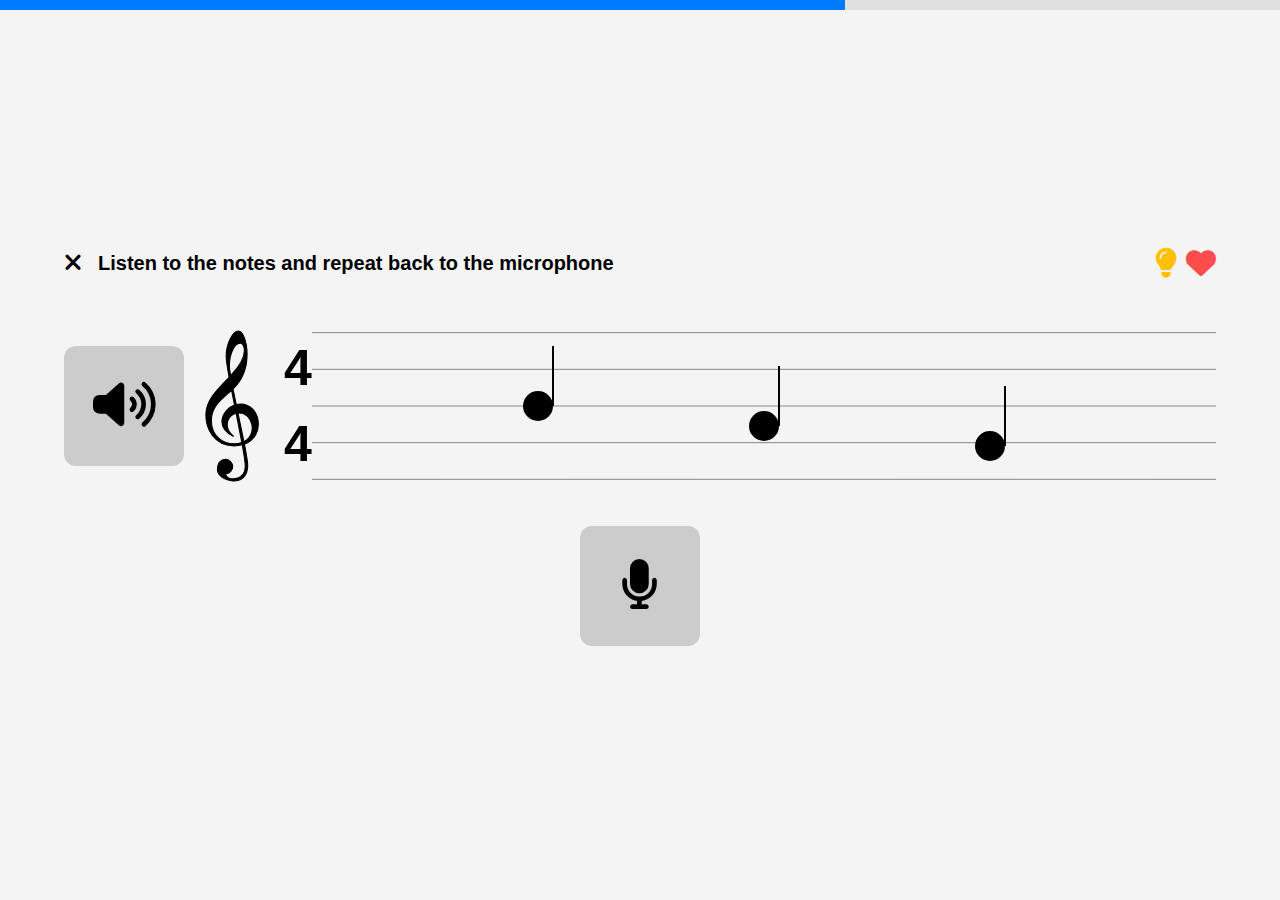
<file: Index.html>
<!DOCTYPE html>
<html>
<head>
    <link rel="stylesheet" href="https://cdnjs.cloudflare.com/ajax/libs/font-awesome/6.5.0/css/all.min.css">

    <title>Note Detection</title>
    <style>
        body {
            font-family: Arial, sans-serif;
            text-align: center;
            margin: 0;
            padding: 0;
            display: flex;
            flex-direction: column;
            justify-content: center;
            align-items: center;
            height: 100vh;
            background-color: #f4f4f4;
        }
        .container {
            display: flex;
            flex-direction: column;
            align-items: center;
            padding: 10px;
            width:90%
        }
        .controls {
            margin-bottom: 20px;
        }
        #chartContainer {
            width: 100%;
            height: 220px;  /* Increased from 100px */
            position: relative;
            /* border: 1px solid black; */
        }
        canvas {
            position: absolute;
            top: 0;
            left: 0;
            width: 100%;
            height: 100%;
        }
        .info {
            display: flex;
            justify-content: space-between;
            width: 100vw;
            max-width: 650px;
            margin-top: 10px;
        }
        .info p {
            font-size: 16px;
            margin: 0;
        }
        /* #startButton {
            padding: 10px 20px;
            font-size: 18px;
            cursor: pointer;
            background-color: #4CAF50;
            color: white;
            border: none;
            border-radius: 5px;
        } */

        .mic-button {
            background-color: #ccc;
            height:120px;
            width: 120px;
            color: black;
            border: none;
            padding: 20px 24px;  /* Increased padding */
            border-radius: 12px;
            cursor: pointer;
            font-size: 50px;  /* Bigger icon size */
            transition: background-color 0.3s ease;
        }

        .mic-button:hover {
            background-color: #bbb;
        }

        .mic-button i {
            pointer-events: none;
        }

        /* Responsive design for mobile */
        @media (max-width: 650px) {
            .container {
                padding: 10px;
            }
            .info {
                flex-direction: column;
                align-items: center;
                text-align: center;
            }
            #chartContainer {
                height: 100px;
            }
            #startButton {
                font-size: 16px;
                width: 100%;
                margin-top: 20px;
            }
        }

        .top-bar {
            width: 100%;
            height: 10px;
            background-color: #e0e0e0; /* light grey background */
            position: fixed;
            top: 0;
            left: 0;
            z-index: 1000;
        }

        h1{
            font-size:20px;
        }

        h2{
            font-size:50px;
            margin:0;
        }

        .top-bar-fill {
            width: 66%;
            height: 100%;
            background-color: #007bff; /* bootstrap blue */
        }

        .page-title {
            font-size: 24px;
            font-weight: bold;
            display: flex;
            justify-content: space-between;
            align-items: center;
            gap: 12px;
            margin-top: 4px;      /* Reduced from default */
            margin-bottom: 8px;   /* Add some margin if needed */
            width: 100%;
        }

        .x-icon {
            color: #000; /* or whatever color you prefer */
        }

        .icons {
            display: flex;
            gap: 8px;
        }

        .icons .fa-heart {
            color: #ff4d4d;
        }

        .icons .fa-lightbulb {
            color: #ffc107;
        }
    </style>
</head>
<body>
    <div class="container">
        <div class="top-bar">
            <div class="top-bar-fill"></div>
        </div>

        <div class="page-title">
            <div style = "display:flex; align-items: center; gap:16px;">
                <i class="fas fa-times x-icon"></i>
                <h1>Listen to the notes and repeat back to the microphone</h1>
            </div>
            <div style = "display:flex; align-items: center;">
                <span class="icons" style = "font-size:30px">
                
                <i class="fas fa-lightbulb"></i>
                <i class="fas fa-heart"></i>
                </span>
            </div>
        </div>
        <div style = "display:flex; width:100%; align-items:center;">
            <div class="soundControl">
                <button id="soundButton" class="mic-button">
                    <i class="fas fa-volume-up"></i>
                </button>
            </div>
            <img src="static/rickvanderzwet_Treble_clef_1.svg" alt="Treble Clef" width="100" height="200">
            <div>
                <h2>4</h2><br>
                <h2>4</h2>
            </div>
            <div id="chartContainer">
                <canvas id="noteChart"></canvas>
            </div>
        </div>

        <div class="info">
            <p style = "display:none;">Detected Frequency: <span id="frequency">0</span> Hz</p>
            <p style = "display:none;">Detected Note: <span id="note">None</span></p>
        </div>

        <div class="controls">
            <button id="startButton" class="mic-button">
              <i class="fas fa-microphone"></i>
            </button>
        </div>

        
    </div>

    <script>
        const startButton = document.getElementById('startButton');
        const frequencyDisplay = document.getElementById('frequency');
        const noteDisplay = document.getElementById('note');
        const canvas = document.getElementById('noteChart');
        const ctx = canvas.getContext('2d');

        let audioContext;
        let analyser;
        let microphone;
        let bufferLength;
        let dataArray;
        let isDetecting = false;

        let smoothedFrequency = 0;
        const SMOOTHING_FACTOR = 0.2;
        const MIN_FREQ = 293.66;
        const MAX_FREQ = 783.99;

        let frequencies = new Array(100).fill(0); // Stores past frequency values for the chart
        const frequencyToNoteMap = new Map([
                    ["D4", 10],  // C4 is approximately 261.63 Hz
                    ["D#4", 10], // C#4 is approxima
                    ["E4", 9], // C#4 is approxima
                    ["F4", 8], // C#4 is approxima
                    ["F#4", 8], // C#4 is approxima
                    ["G4", 7], // C#4 is approxima
                    ["G#4", 7], // C#4 is approxima
                    ["A4", 6], // C#4 is approxima
                    ["A#4", 6], // C#4 is approxima
                    ["B4", 5], // C#4 is approxima
                    ["C5", 4], // C#4 is approxima
                    ["C#5", 4], // C#4 is approxima
                    ["D", 3], // C#4 is approxima
                    ["D#5", 3], // C#4 is approxima
                    ["E5", 2], // C#4 is approxima
                    ["F5", 1], // C#4 is approxima
                    ["F#5", 1], // C#4 is approxima
                    ["G5", 0], // C#4 is approxima
            ])
        let notes = [ 5,6,7 ]
        let notesXY = []

        let currentX = 0; // Track the X position of the line
        let path = []; // Array to store the positions of the points

        clear()
        defineNotes(notes)
        drawNotes()

        startButton.addEventListener('click', async () => {
            if (!isDetecting) {
                path = []; // Array to store the positions of the points
                // startButton.innerHTML = "3"; // Start with 3
                startButton.style.background = '#ccc'; // Set background to default color
                clear()
                defineNotes(notes)
                drawNotes()
                let countdown = 1;
                const countdownInterval = setInterval(async() => {
                    startButton.innerHTML = countdown;
                    countdown++;

                    if(countdown % 2 == 0){
                        console.log("here")
                        startButton.style.background = "#FFBABA"
                    }
                    else{
                        startButton.style.background = "#CCC"
                    }
                    if (countdown > 6) {
                        clearInterval(countdownInterval); // Stop the countdown
                        startButton.innerHTML = `<i class="fas fa-microphone"></i>`; // Show microphone icon
                        startButton.style.background = '#BFD5FF'; // Change background to green
                        isDetecting = true;
                        await startNoteDetection();
                    }
                }, 1000); // Update every second

            } else {
                stopNoteDetection();
                startButton.style.background = '#ccc';                
                startButton.innerHTML = `<i class="fas fa-microphone"></i>`; // Show microphone icon again
                isDetecting = false;
                frequencyDisplay.textContent = '0';
                noteDisplay.textContent = 'None';
                frequencies.fill(0);
                path = []; // Array to store the positions of the points
                clear(); // Clear the chart
            }
        });


        async function startNoteDetection() {
            try {
                audioContext = new (window.AudioContext || window.webkitAudioContext)();
                const stream = await navigator.mediaDevices.getUserMedia({ audio: true });
                microphone = audioContext.createMediaStreamSource(stream);
                analyser = audioContext.createAnalyser();
                analyser.fftSize = 2048;
                bufferLength = analyser.frequencyBinCount;
                dataArray = new Uint8Array(bufferLength);
                microphone.connect(analyser);
                
                detectNote();
            } catch (err) {
                console.error("Error accessing audio:", err);
            }
        }

        function stopNoteDetection() {
            if (microphone) {
                microphone.disconnect();
            }
            if (audioContext && audioContext.state === 'running') {
                audioContext.close();
            }
        }

        function detectNote() {
            if (!isDetecting) return;

            analyser.getByteFrequencyData(dataArray);
           
            let maxIndex = 0;
            for (let i = 1; i < bufferLength; i++) {
                if (dataArray[i] > dataArray[maxIndex]) {
                    maxIndex = i;
                }
                
            }
            const sampleRate = audioContext.sampleRate;
            let frequency = maxIndex * sampleRate / analyser.fftSize;
            if(frequency <MIN_FREQ){
                frequency = MIN_FREQ+1;
            }
            if (frequency > MIN_FREQ) {
                // Apply smoothing
                smoothedFrequency = smoothedFrequency * (1 - SMOOTHING_FACTOR) + frequency * SMOOTHING_FACTOR;

                frequencyDisplay.textContent = smoothedFrequency.toFixed(2);
                noteDisplay.textContent = frequencyToNote(smoothedFrequency);

                // Update chart data
                frequencies.push(smoothedFrequency);
                if (frequencies.length > 100) {
                    frequencies.shift(); // Keep only the last 100 values
                }
                if(isDetecting == true){
                    drawChart();
                }
            }
            requestAnimationFrame(detectNote);
        }

        function frequencyToNote(frequency) {
            const noteNames = ["C", "C#", "D", "D#", "E", "F", "F#", "G", "G#", "A", "A#", "B"];
            const A4 = 440;
            const semitone = 12;
            const noteNumber = Math.round(69 + semitone * Math.log2(frequency / A4));
            const octave = Math.floor(noteNumber / 12) - 1;
            const note = noteNames[noteNumber % 12];
            return `${note}${octave}`;
        }



        function drawChart() {
            if (!isDetecting) return;

            // Only clear if currentX hasn't reached the end
            if (currentX < canvas.width) {
                clear();  // Clear the canvas only when still drawing
            }

            let place = 0;
            for (let [noteName, noteplace] of frequencyToNoteMap) {
                if (noteName === frequencyToNote(smoothedFrequency)) {
                    place = noteplace;
                }
            }

            let y = (canvas.height / 11 * place) + canvas.height / 22;
            
            path.push({ x: currentX, y: y });

            // Draw the path so far
            ctx.beginPath();
            ctx.strokeStyle = 'red';
            ctx.lineWidth = 3;
            for (let i = 0; i < path.length - 1; i++) {
                ctx.moveTo(path[i].x, path[i].y);
                ctx.lineTo(path[i + 1].x, path[i + 1].y);
            }
            ctx.stroke();

            // Draw notes
            drawNotes();

            // Mark hits
            for (let j = 0; j < notesXY.length; j++) {
                let targetX = notesXY[j][0];
                let targetY = notesXY[j][1];
                if (targetX + 5 > currentX && currentX > targetX - 5) {
                    if (targetY + 10 > y && y > targetY - 10) {
                        console.log("hit");
                        notesXY[j][2] = 1; // Mark as hit
                    }
                }
            }

             // Draw the current point (red dot)
            // ctx.beginPath();
            // ctx.arc(currentX, y, 15, 0, 2 * Math.PI); // Draw a circle with a radius of 8.33 px
            // ctx.fillStyle = "red";
            // ctx.fill();

            // Move the X position forward only if still scrolling
            if (currentX < canvas.width) {
                currentX += 1; // You can adjust this speed
            }
            else{
                stopNoteDetection()
                startButton.style.background = '#ccc'; // Set background to default color
            }
        }

        function defineNotes(listOfYs) {
            const radius = 15;
            const width = canvas.width;
            const spacing = width / (listOfYs.length + 1); // Spacing between notes
            let note_y = 0;

            notesXY = []; // Reset the notesXY array

            listOfYs.forEach((y, i) => {
                const x = spacing * (i + 1); // X position for each note
                
                // Y position calculation
                if (y > 5) {
                    note_y = (canvas.height / 11 * y) + canvas.height / 22;
                } else {
                    note_y = (canvas.height / 11 * y) + canvas.height / 22;
                }

                // Initialize notesXY with x, y, and hit state (0 means not hit)
                notesXY.push([x, note_y, 0]); 
            });
        }

        function drawNotes() {
            const radius = 15; // radius for the note head
            const stemLength = 60; // length of the stem
            const width = canvas.width;
            const spacing = width / (notesXY.length + 1);
            
            notesXY.forEach((note, i) => {
                const x = spacing * (i + 1); // X-coordinate of the note
                const y = note[1]; // Y-coordinate of the note head
                const hit = note[2];  // Whether the note is hit (for coloring)
                
                // Set the fill color based on whether the note is hit
                ctx.fillStyle = hit === 1 ? "green" : "black";
                
                // Draw the note head (ellipse)
                ctx.beginPath();
                ctx.ellipse(x, y, radius, radius, 0, 0, Math.PI * 2); // Draw the ellipse for the note head
                ctx.fill();
                
                // Draw the stem
                ctx.beginPath();
                ctx.moveTo(x+radius, y);  // Start the stem from the bottom of the note head
                ctx.lineTo(x+radius, y - stemLength); // Extend the stem downward
                ctx.strokeStyle = hit === 1 ? "green" : "black";
                ctx.lineWidth = 2; // Stem width
                ctx.stroke();
            });
        }



        function clear() {
          
            canvas.width = canvas.clientWidth; // Adjust to container size
            canvas.height = canvas.clientHeight;
            ctx.clearRect(0, 0, canvas.width, canvas.height);
            drawNotes(notes)
            // Draw staff lines
            ctx.strokeStyle = "#888";
            ctx.lineWidth = 1;
            for (let i = 1; i <= 5; i++) {
                let y = (canvas.height / 6) * i;
                ctx.beginPath();
                ctx.moveTo(0, y);
                ctx.lineTo(canvas.width, y);
                ctx.stroke();
            }
            
            
        }

        // const notesX = [100, 200, 300]; // example values
        const threshold = 2; // pixels of tolerance
        const sound1 = new Audio("static/firstnote-B.m4a");
        const sound2 = new Audio("static/secondnote-A.m4a");
        const sound3 = new Audio("static/thirdnote-G.m4a");
        let hasPlayedAtX = {}; // to avoid playing the same note repeatedly
        let animationId = null;
        let lineX = 0;

        function drawMovingLine() {
            ctx.clearRect(0, 0, canvas.width, canvas.height); // Clear the canvas
            clear();

            // Draw vertical blue line
            ctx.strokeStyle = "blue";
            ctx.lineWidth = 2;
            ctx.beginPath();
            ctx.moveTo(lineX, 0);
            ctx.lineTo(lineX, canvas.height);
            ctx.stroke();

            // 🔊 Check for hit
            notesXY.forEach(x => {
                if (Math.abs(lineX - x[0]+30) < threshold && !hasPlayedAtX[x[0]]) {
                    if(x == notesXY[0]){
                        sound1.paused; // reset sound to start
                        sound2.paused; // reset sound to start
                        sound3.paused; // reset sound to start
                        setTimeout(() => {
                            sound1.play();
                        }, 200); // Delay in milliseconds
                        hasPlayedAtX[x[0]] = true;
                    }
                    if(x == notesXY[1]){
                        sound1.paused; // reset sound to start
                        sound2.paused; // reset sound to start
                        sound3.paused; // reset sound to start
                        setTimeout(() => {
                            sound2.play();
                        }, 200); // Delay in milliseconds
                        hasPlayedAtX[x[0]] = true;
                    }
                    if(x == notesXY[2]){
                        sound1.paused; // reset sound to start
                        sound2.paused; // reset sound to start
                        sound3.paused; // reset sound to start
                        setTimeout(() => {
                            sound3.play();
                        }, 200); // Delay in milliseconds
                        hasPlayedAtX[x[0]] = true;
                    }
                }
                   
            });

            // Move line to the right
            lineX += 2;

            // Wrap around if it reaches the end
            if (lineX > canvas.width) {
                clear();
                // lineX = 0;
                // hasPlayedAtX = {}; // reset for a new loop
            }

            // Keep animating
            animationId = requestAnimationFrame(drawMovingLine);
        }

        document.getElementById("soundButton").addEventListener("click", () => {
            if (animationId === null) {
                drawMovingLine(); // Start animation
            }
        });
    </script>
</body>
</html>
</file>
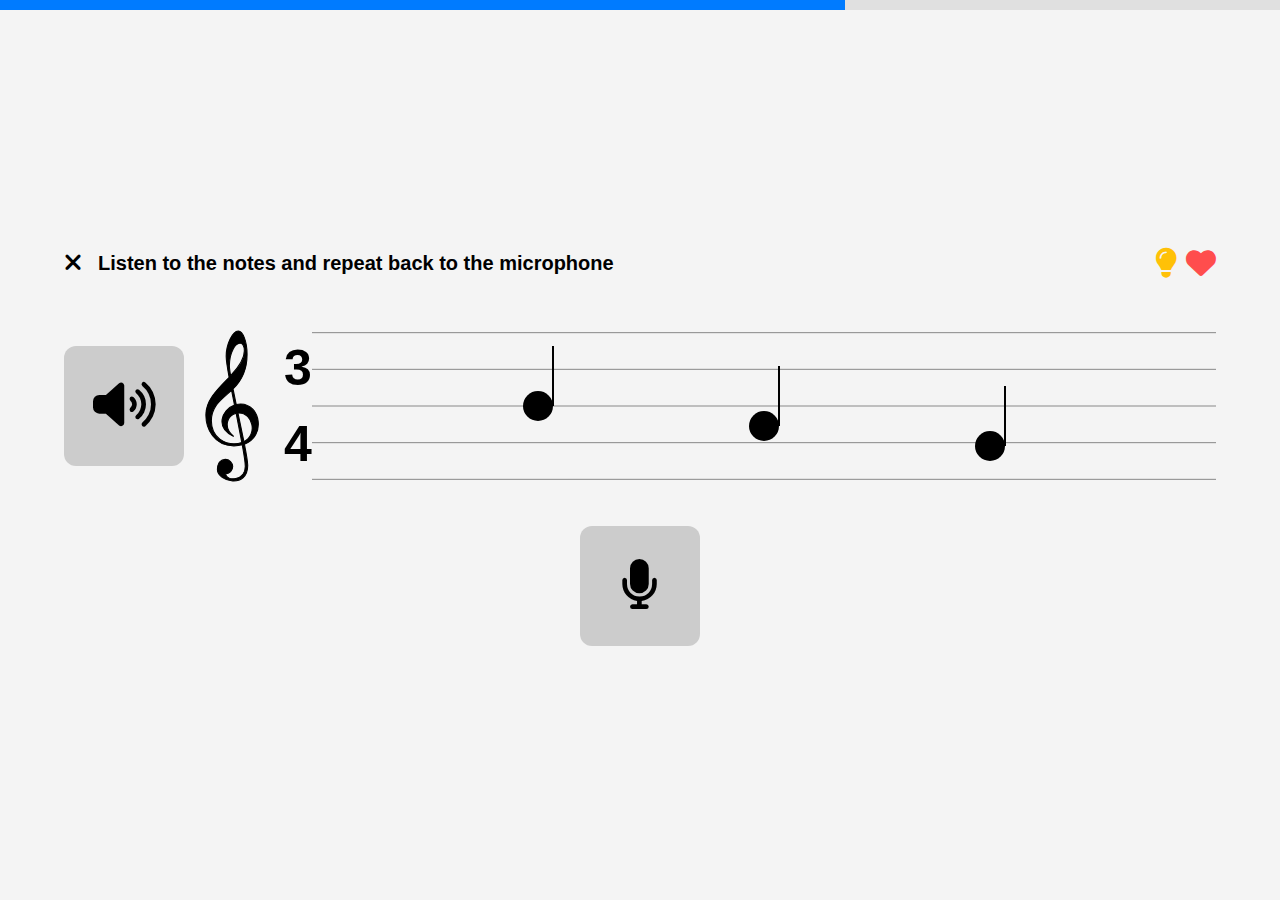
<file: Audio.html>
<!DOCTYPE html>
<html>
<head>
    <link rel="stylesheet" href="https://cdnjs.cloudflare.com/ajax/libs/font-awesome/6.5.0/css/all.min.css">
    <link rel="stylesheet" href="static/Audio.css">
    <title>Note Detection</title>
</head>
<body>
    <div class="container">
        <div class="top-bar">
            <div class="top-bar-fill"></div>
        </div>

        <div class="page-title">
            <div style="display:flex; align-items: center; gap:16px;">
                <i class="fas fa-times x-icon"></i>
                <h1>Listen to the notes and repeat back to the microphone</h1>
            </div>
            <div style="display:flex; align-items: center;">
                <span class="icons" style="font-size:30px">
                    <i class="fas fa-lightbulb"></i>
                    <i class="fas fa-heart"></i>
                </span>
            </div>
        </div>

        <div style="display:flex; width:100%; align-items:center;">
            <div class="soundControl">
                <button id="soundButton" class="mic-button">
                    <i class="fas fa-volume-up"></i>
                </button>
            </div>
            <img src="static/rickvanderzwet_Treble_clef_1.svg" alt="Treble Clef" width="100" height="200">
            <div>
                <h2>3</h2><br>
                <h2>4</h2>
            </div>
            <div id="chartContainer">
                <canvas id="noteChart"></canvas>
            </div>
        </div>

        <div class="info">
            <p style="display:none;">Detected Frequency: <span id="frequency">0</span> Hz</p>
            <p style="display:none;">Detected Note: <span id="note">None</span></p>
        </div>

        <div class="controls">
            <button id="startButton" class="mic-button">
                <i class="fas fa-microphone"></i>
            </button>
        </div>
    </div>

    <script src="static/Audio.js"></script>
</body>
</html>
</file>
<file: static/Audio.css>
body {
    font-family: Arial, sans-serif;
    text-align: center;
    margin: 0;
    padding: 0;
    display: flex;
    flex-direction: column;
    justify-content: center;
    align-items: center;
    height: 100vh;
    background-color: #f4f4f4;
}
.container {
    display: flex;
    flex-direction: column;
    align-items: center;
    padding: 10px;
    width: 90%;
}
.controls {
    margin-bottom: 20px;
}
#chartContainer {
    width: 100%;
    height: 220px;
    position: relative;
}
canvas {
    position: absolute;
    top: 0;
    left: 0;
    width: 100%;
    height: 100%;
}
.info {
    display: flex;
    justify-content: space-between;
    width: 100vw;
    max-width: 650px;
    margin-top: 10px;
}
.info p {
    font-size: 16px;
    margin: 0;
}
.mic-button {
    background-color: #ccc;
    height: 120px;
    width: 120px;
    color: black;
    border: none;
    padding: 20px 24px;
    border-radius: 12px;
    cursor: pointer;
    font-size: 50px;
    /* transition: background-color 0.3s ease; */
}
.mic-button:hover {
    background-color: #bbb;
}
.mic-button i {
    pointer-events: none;
}
@media (max-width: 650px) {
    .container {
        padding: 10px;
    }
    .info {
        flex-direction: column;
        align-items: center;
        text-align: center;
    }
    #chartContainer {
        height: 100px;
    }
    #startButton {
        font-size: 16px;
        width: 100%;
        margin-top: 20px;
    }
}
.top-bar {
    width: 100%;
    height: 10px;
    background-color: #e0e0e0;
    position: fixed;
    top: 0;
    left: 0;
    z-index: 1000;
}
h1 {
    font-size: 20px;
}
h2 {
    font-size: 50px;
    margin: 0;
}
.top-bar-fill {
    width: 66%;
    height: 100%;
    background-color: #007bff;
}
.page-title {
    font-size: 24px;
    font-weight: bold;
    display: flex;
    justify-content: space-between;
    align-items: center;
    gap: 12px;
    margin-top: 4px;
    margin-bottom: 8px;
    width: 100%;
}
.x-icon {
    color: #000;
}
.icons {
    display: flex;
    gap: 8px;
}
.icons .fa-heart {
    color: #ff4d4d;
}
.icons .fa-lightbulb {
    color: #ffc107;
}
</file>
